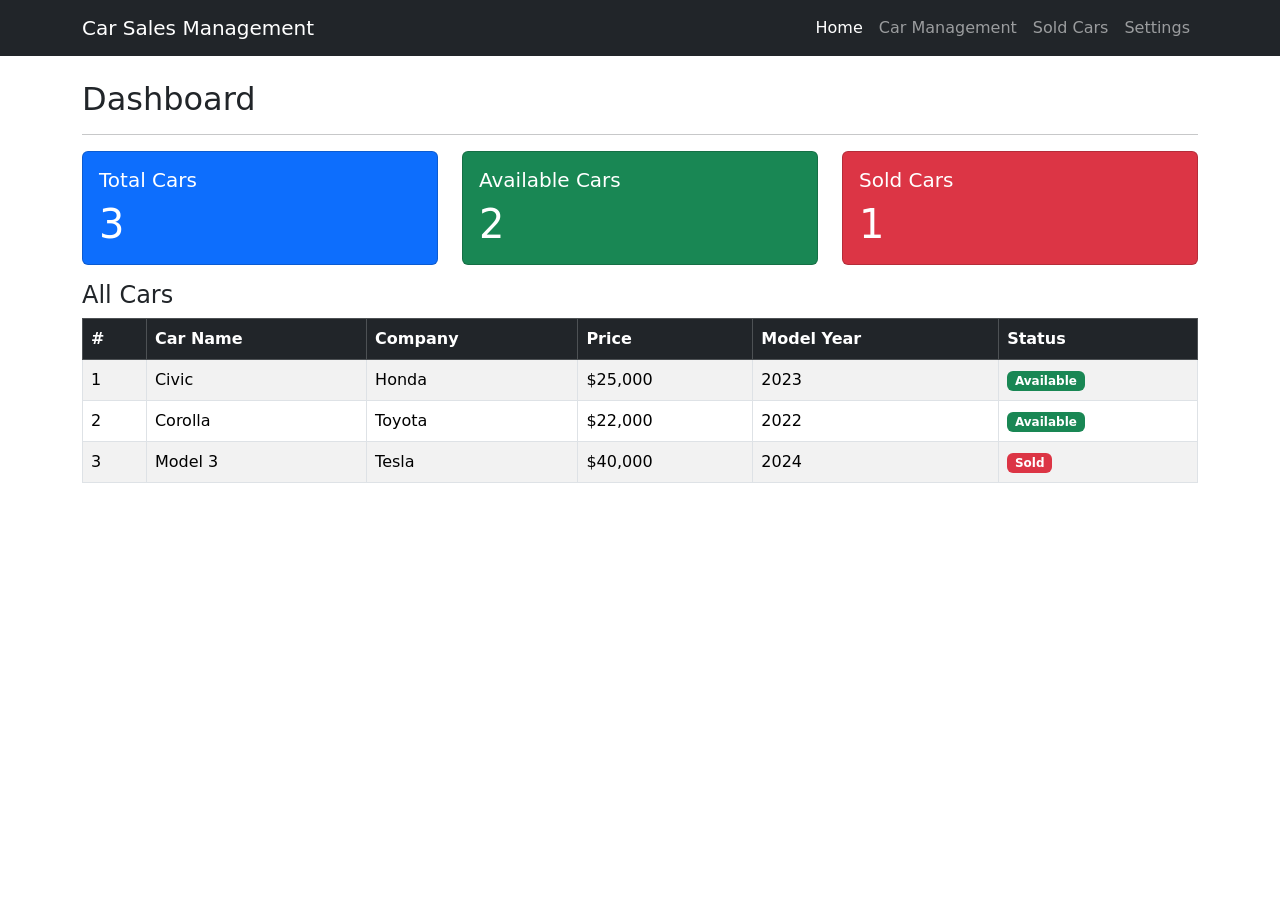
<file: Web Programming/Assignments/Assignment01/index.html>
<!DOCTYPE html>
<html lang="en">
<head>
    <meta charset="UTF-8">
    <meta name="viewport" content="width=device-width, initial-scale=1.0">
    <title>Car Sales Management</title>
    <link href="https://cdn.jsdelivr.net/npm/bootstrap@5.3.0/dist/css/bootstrap.min.css" rel="stylesheet">
    <link rel="stylesheet" href="style.css">
</head>
<body>

    <!-- Navbar -->
    <nav class="navbar navbar-expand-lg navbar-dark bg-dark">
        <div class="container">
            <a class="navbar-brand" href="#">Car Sales Management</a>
            <button class="navbar-toggler" type="button" data-bs-toggle="collapse" data-bs-target="#navbarNav">
                <span class="navbar-toggler-icon"></span>
            </button>
            <div class="collapse navbar-collapse" id="navbarNav">
                <ul class="navbar-nav ms-auto">
                    <li class="nav-item">
                        <a class="nav-link active" href="#" data-page="dashboard">Home</a>
                    </li>
                    <li class="nav-item">
                        <a class="nav-link" href="#" data-page="management">Car Management</a>
                    </li>
                    <li class="nav-item">
                        <a class="nav-link" href="#" data-page="sold">Sold Cars</a>
                    </li>
                    <li class="nav-item">
                        <a class="nav-link" href="#" data-page="settings">Settings</a>
                    </li>
                </ul>
            </div>
        </div>
    </nav>

    <!-- Main Content -->
    <div class="container mt-4">

        <!-- Dashboard Page -->
        <div id="page-dashboard" class="page">
            <h2>Dashboard</h2>
            <hr>
            <div class="row">
                <div class="col-md-4">
                    <div class="card text-white bg-primary mb-3">
                        <div class="card-body">
                            <h5 class="card-title">Total Cars</h5>
                            <p class="card-text display-6" id="total-cars">0</p>
                        </div>
                    </div>
                </div>
                <div class="col-md-4">
                    <div class="card text-white bg-success mb-3">
                        <div class="card-body">
                            <h5 class="card-title">Available Cars</h5>
                            <p class="card-text display-6" id="available-cars">0</p>
                        </div>
                    </div>
                </div>
                <div class="col-md-4">
                    <div class="card text-white bg-danger mb-3">
                        <div class="card-body">
                            <h5 class="card-title">Sold Cars</h5>
                            <p class="card-text display-6" id="sold-cars-count">0</p>
                        </div>
                    </div>
                </div>
            </div>
            <h4>All Cars</h4>
            <table class="table table-bordered table-striped">
                <thead class="table-dark">
                    <tr>
                        <th>#</th>
                        <th>Car Name</th>
                        <th>Company</th>
                        <th>Price</th>
                        <th>Model Year</th>
                        <th>Status</th>
                    </tr>
                </thead>
                <tbody id="dashboard-table-body">
                </tbody>
            </table>
        </div>

        <!-- Car Management Page -->
        <div id="page-management" class="page d-none">
            <h2>Car Management</h2>
            <hr>

            <!-- Add Car Form -->
            <div class="card mb-4">
                <div class="card-header">
                    <h5 id="form-title">Add New Car</h5>
                </div>
                <div class="card-body">
                    <form id="car-form">
                        <input type="hidden" id="car-id">
                        <div class="row">
                            <div class="col-md-6 mb-3">
                                <label for="car-name" class="form-label">Car Name</label>
                                <input type="text" class="form-control" id="car-name" required>
                            </div>
                            <div class="col-md-6 mb-3">
                                <label for="car-company" class="form-label">Company</label>
                                <input type="text" class="form-control" id="car-company" required>
                            </div>
                        </div>
                        <div class="row">
                            <div class="col-md-6 mb-3">
                                <label for="car-price" class="form-label">Price ($)</label>
                                <input type="number" class="form-control" id="car-price" required>
                            </div>
                            <div class="col-md-6 mb-3">
                                <label for="car-year" class="form-label">Model Year</label>
                                <input type="number" class="form-control" id="car-year" required>
                            </div>
                        </div>
                        <button type="submit" class="btn btn-primary" id="form-submit-btn">Add Car</button>
                        <button type="button" class="btn btn-secondary d-none" id="form-cancel-btn">Cancel</button>
                    </form>
                </div>
            </div>

            <!-- Available Cars Table -->
            <h4>Available Cars</h4>
            <table class="table table-bordered table-striped">
                <thead class="table-dark">
                    <tr>
                        <th>#</th>
                        <th>Car Name</th>
                        <th>Company</th>
                        <th>Price</th>
                        <th>Model Year</th>
                        <th>Actions</th>
                    </tr>
                </thead>
                <tbody id="management-table-body">
                </tbody>
            </table>
        </div>

        <!-- Sold Cars Page -->
        <div id="page-sold" class="page d-none">
            <h2>Sold Cars</h2>
            <hr>
            <table class="table table-bordered table-striped">
                <thead class="table-dark">
                    <tr>
                        <th>#</th>
                        <th>Car Name</th>
                        <th>Company</th>
                        <th>Price</th>
                        <th>Model Year</th>
                        <th>Actions</th>
                    </tr>
                </thead>
                <tbody id="sold-table-body">
                </tbody>
            </table>
        </div>

        <!-- Settings Page -->
        <div id="page-settings" class="page d-none">
            <h2>Settings</h2>
            <hr>
            <div class="card">
                <div class="card-body">
                    <h5>Showroom Name</h5>
                    <div class="mb-3">
                        <input type="text" class="form-control" id="showroom-name" placeholder="Enter showroom name">
                    </div>
                    <button class="btn btn-primary" id="save-settings-btn">Save Settings</button>
                    <hr>
                    <h5>Data Management</h5>
                    <button class="btn btn-danger" id="clear-data-btn">Clear All Data</button>
                </div>
            </div>
        </div>

    </div>

    <script src="https://cdn.jsdelivr.net/npm/bootstrap@5.3.0/dist/js/bootstrap.bundle.min.js"></script>
    <script src="script.js"></script>
</body>
</html>
</file>
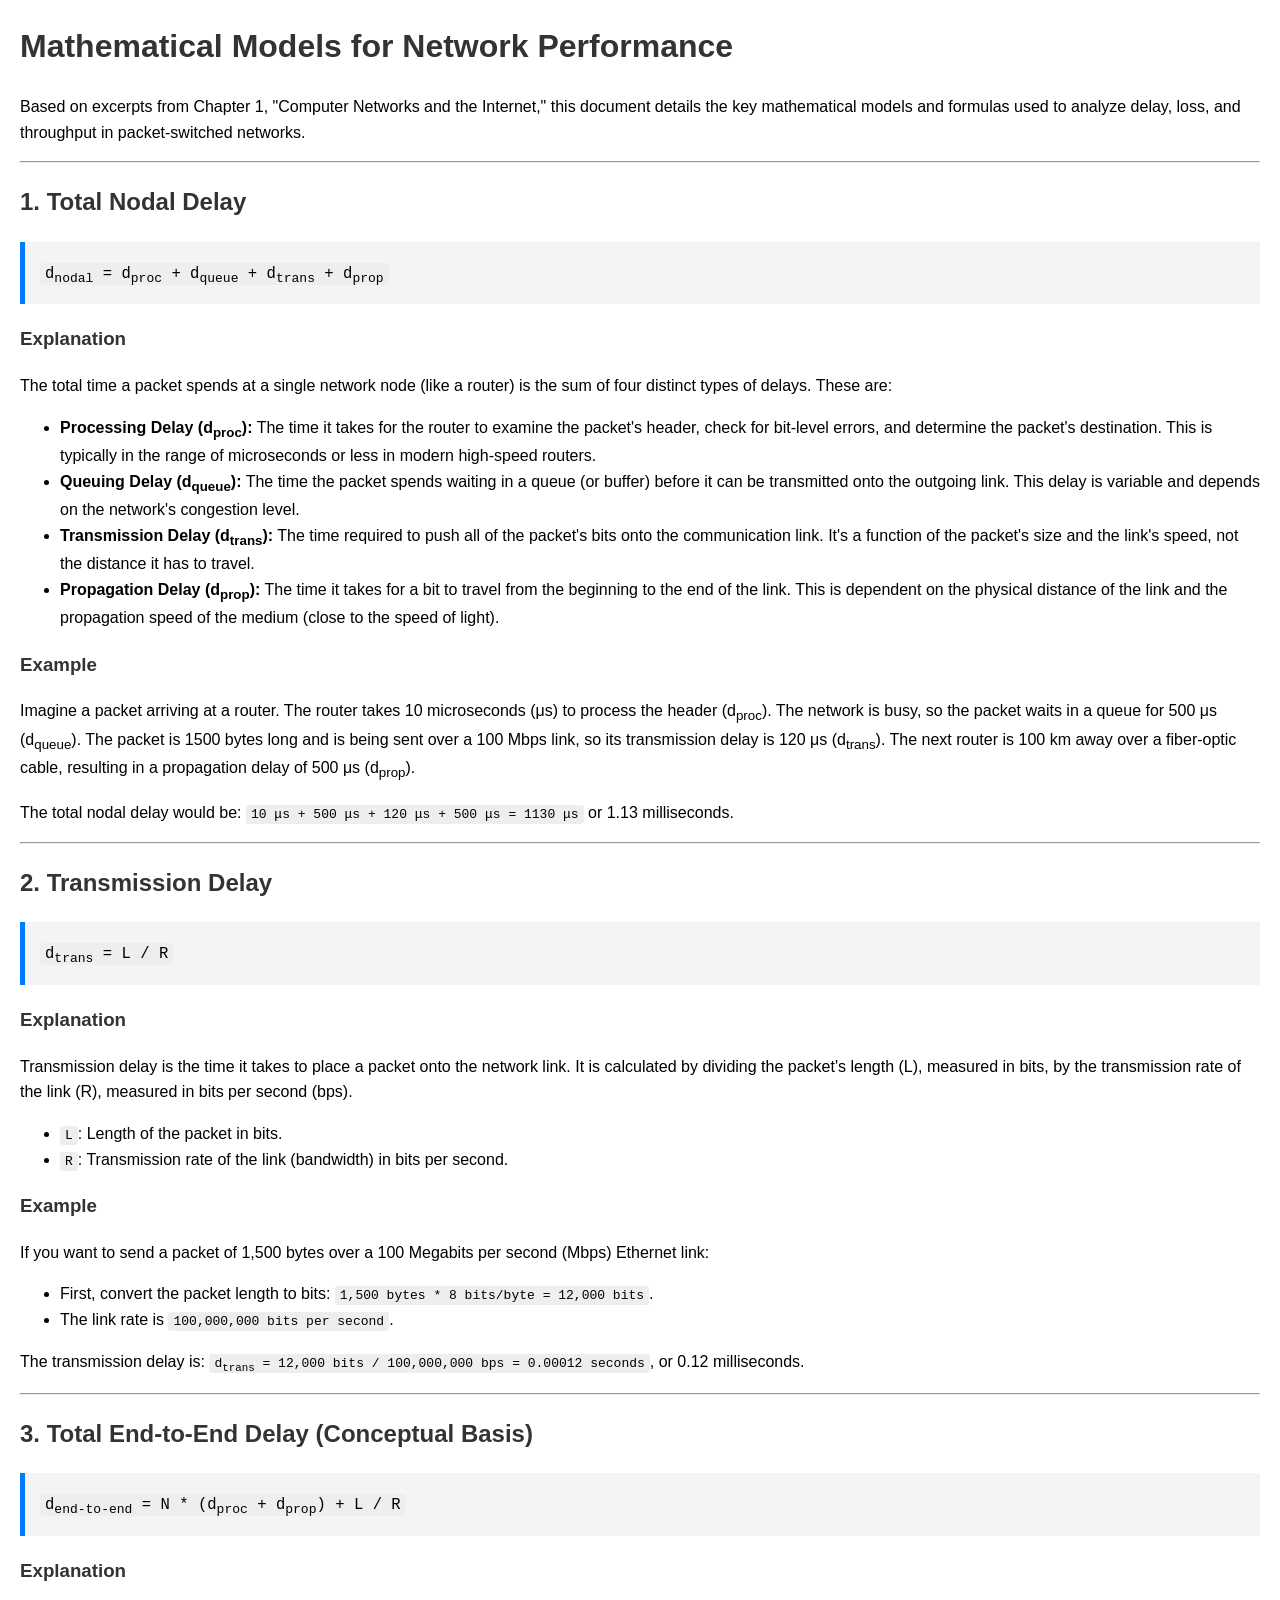
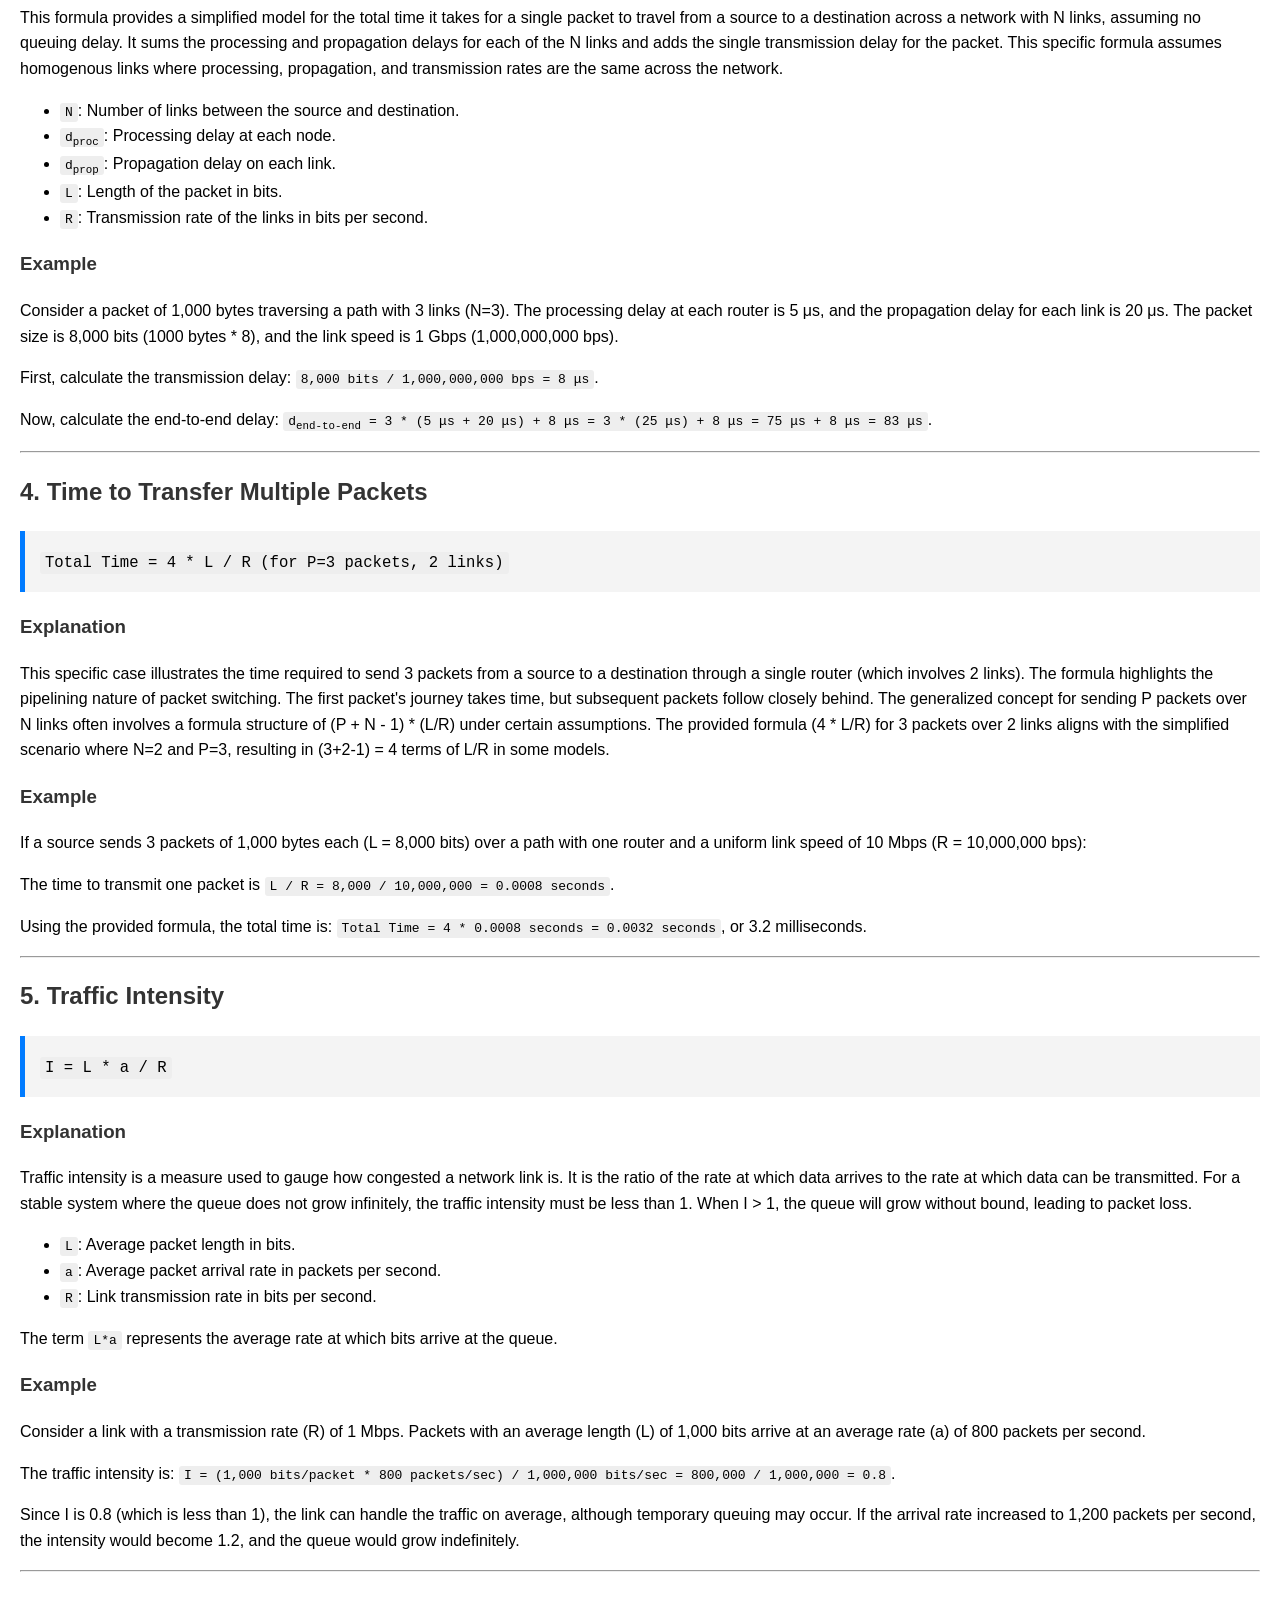
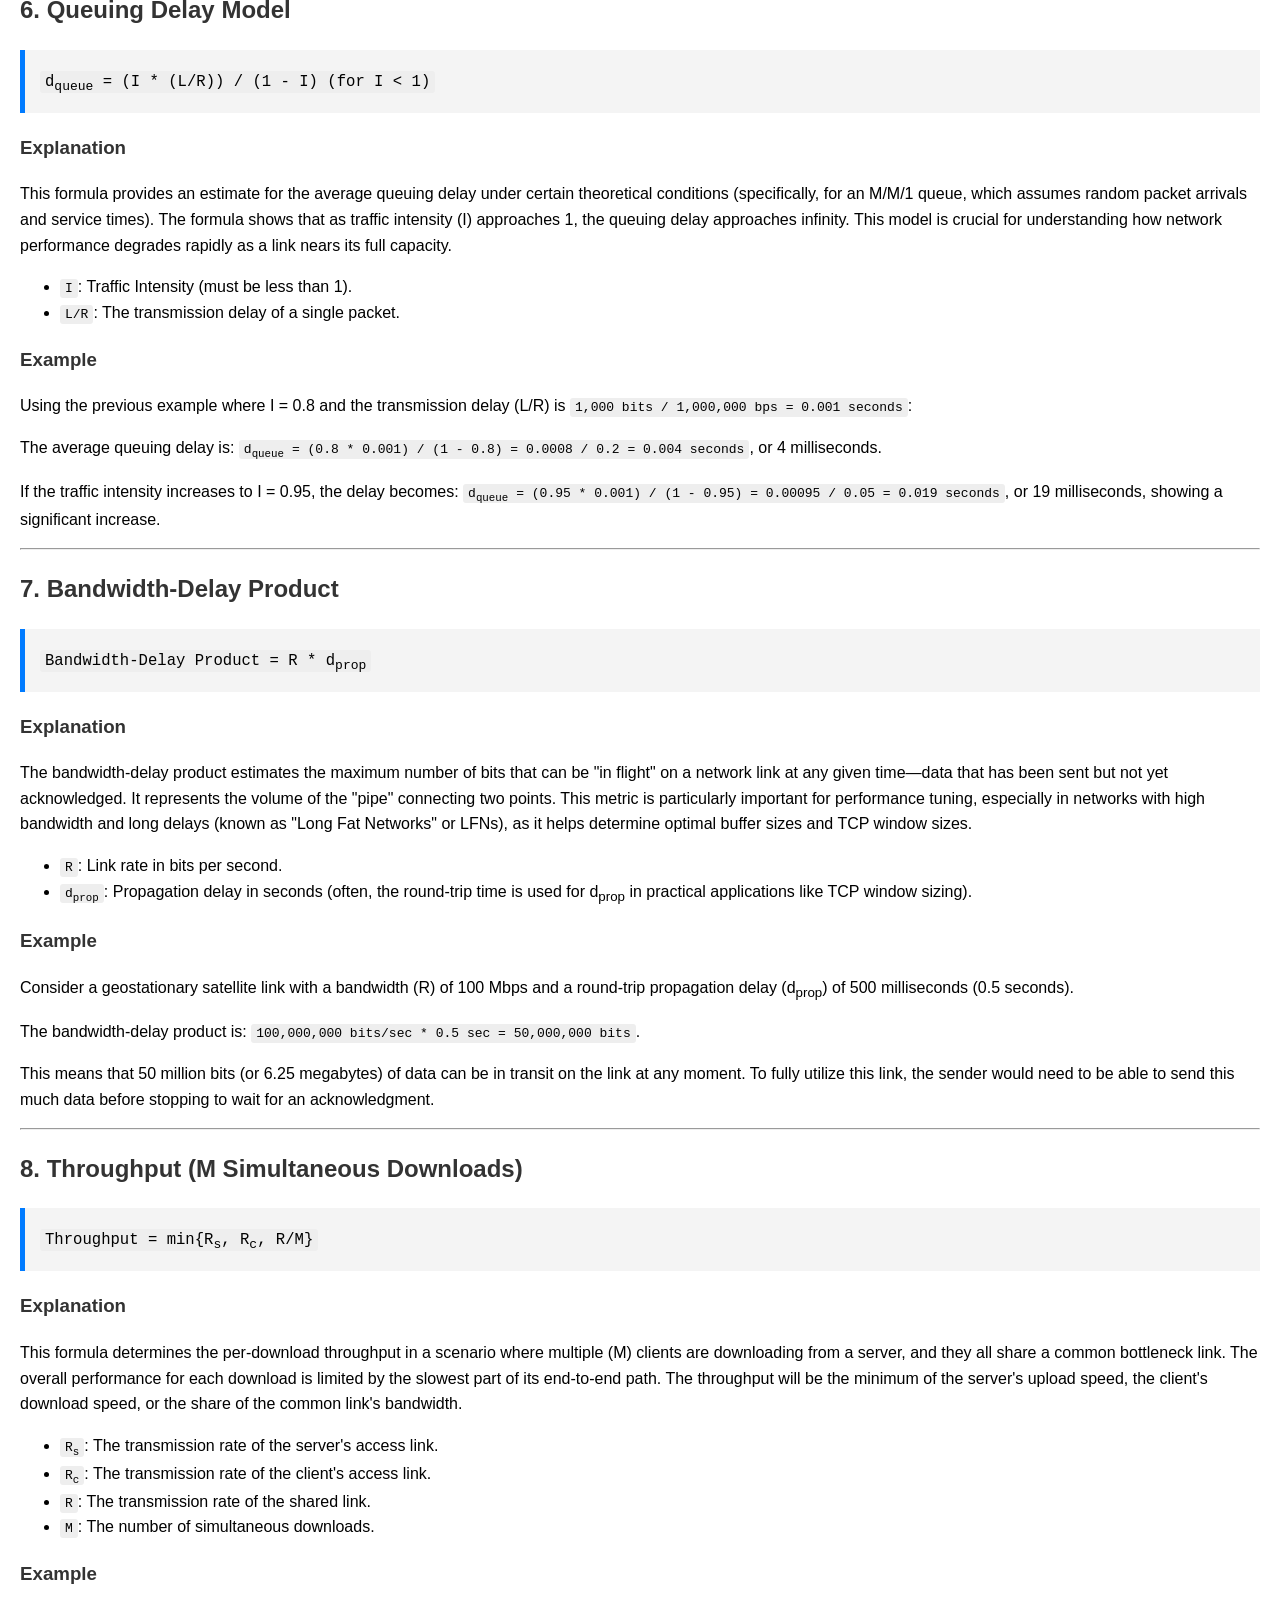
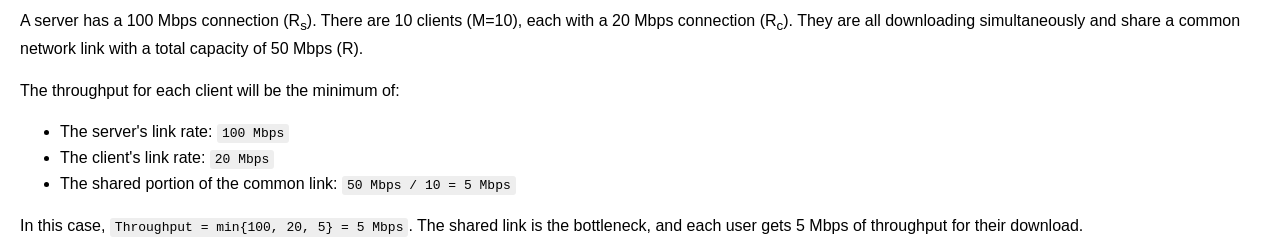
<file: Computer Networks (Theory)/Notes/Chp01 Formulas.html>
<!DOCTYPE html>
<html lang="en">
<head>
    <meta charset="UTF-8">
    <meta name="viewport" content="width=device-width, initial-scale=1.0">
    <title>Network Performance Formulas</title>
    <style>
        body { font-family: sans-serif; line-height: 1.6; margin: 20px; }
        h1, h2, h3 { color: #333; }
        .formula { background-color: #f4f4f4; border-left: 5px solid #007BFF; padding: 15px; margin: 20px 0; font-size: 1.2em; }
        .explanation, .example { margin-top: 15px; }
        code { background-color: #eee; padding: 2px 5px; border-radius: 3px; }
    </style>
</head>
<body>

    <h1>Mathematical Models for Network Performance</h1>
    <p>Based on excerpts from Chapter 1, "Computer Networks and the Internet," this document details the key mathematical models and formulas used to analyze delay, loss, and throughput in packet-switched networks.</p>

    <hr>

    <h2>1. Total Nodal Delay</h2>
    <div class="formula">
        <code>d<sub>nodal</sub> = d<sub>proc</sub> + d<sub>queue</sub> + d<sub>trans</sub> + d<sub>prop</sub></code>
    </div>
    <div class="explanation">
        <h3>Explanation</h3>
        <p>The total time a packet spends at a single network node (like a router) is the sum of four distinct types of delays. These are:</p>
        <ul>
            <li><strong>Processing Delay (d<sub>proc</sub>):</strong> The time it takes for the router to examine the packet's header, check for bit-level errors, and determine the packet's destination. This is typically in the range of microseconds or less in modern high-speed routers.</li>
            <li><strong>Queuing Delay (d<sub>queue</sub>):</strong> The time the packet spends waiting in a queue (or buffer) before it can be transmitted onto the outgoing link. This delay is variable and depends on the network's congestion level.</li>
            <li><strong>Transmission Delay (d<sub>trans</sub>):</strong> The time required to push all of the packet's bits onto the communication link. It's a function of the packet's size and the link's speed, not the distance it has to travel.</li>
            <li><strong>Propagation Delay (d<sub>prop</sub>):</strong> The time it takes for a bit to travel from the beginning to the end of the link. This is dependent on the physical distance of the link and the propagation speed of the medium (close to the speed of light).</li>
        </ul>
    </div>
    <div class="example">
        <h3>Example</h3>
        <p>Imagine a packet arriving at a router. The router takes 10 microseconds (μs) to process the header (d<sub>proc</sub>). The network is busy, so the packet waits in a queue for 500 μs (d<sub>queue</sub>). The packet is 1500 bytes long and is being sent over a 100 Mbps link, so its transmission delay is 120 μs (d<sub>trans</sub>). The next router is 100 km away over a fiber-optic cable, resulting in a propagation delay of 500 μs (d<sub>prop</sub>).</p>
        <p>The total nodal delay would be: <code>10 μs + 500 μs + 120 μs + 500 μs = 1130 μs</code> or 1.13 milliseconds.</p>
    </div>

    <hr>

    <h2>2. Transmission Delay</h2>
    <div class="formula">
        <code>d<sub>trans</sub> = L / R</code>
    </div>
    <div class="explanation">
        <h3>Explanation</h3>
        <p>Transmission delay is the time it takes to place a packet onto the network link. It is calculated by dividing the packet's length (L), measured in bits, by the transmission rate of the link (R), measured in bits per second (bps).</p>
        <ul>
            <li><code>L</code>: Length of the packet in bits.</li>
            <li><code>R</code>: Transmission rate of the link (bandwidth) in bits per second.</li>
        </ul>
    </div>
    <div class="example">
        <h3>Example</h3>
        <p>If you want to send a packet of 1,500 bytes over a 100 Megabits per second (Mbps) Ethernet link:</p>
        <ul>
            <li>First, convert the packet length to bits: <code>1,500 bytes * 8 bits/byte = 12,000 bits</code>.</li>
            <li>The link rate is <code>100,000,000 bits per second</code>.</li>
        </ul>
        <p>The transmission delay is: <code>d<sub>trans</sub> = 12,000 bits / 100,000,000 bps = 0.00012 seconds</code>, or 0.12 milliseconds.</p>
    </div>

    <hr>

    <h2>3. Total End-to-End Delay (Conceptual Basis)</h2>
    <div class="formula">
        <code>d<sub>end-to-end</sub> = N * (d<sub>proc</sub> + d<sub>prop</sub>) + L / R</code>
    </div>
    <div class="explanation">
        <h3>Explanation</h3>
        <p>This formula provides a simplified model for the total time it takes for a single packet to travel from a source to a destination across a network with N links, assuming no queuing delay. It sums the processing and propagation delays for each of the N links and adds the single transmission delay for the packet. This specific formula assumes homogenous links where processing, propagation, and transmission rates are the same across the network.</p>
        <ul>
            <li><code>N</code>: Number of links between the source and destination.</li>
            <li><code>d<sub>proc</sub></code>: Processing delay at each node.</li>
            <li><code>d<sub>prop</sub></code>: Propagation delay on each link.</li>
            <li><code>L</code>: Length of the packet in bits.</li>
            <li><code>R</code>: Transmission rate of the links in bits per second.</li>
        </ul>
    </div>
    <div class="example">
        <h3>Example</h3>
        <p>Consider a packet of 1,000 bytes traversing a path with 3 links (N=3). The processing delay at each router is 5 μs, and the propagation delay for each link is 20 μs. The packet size is 8,000 bits (1000 bytes * 8), and the link speed is 1 Gbps (1,000,000,000 bps).</p>
        <p>First, calculate the transmission delay: <code>8,000 bits / 1,000,000,000 bps = 8 μs</code>.</p>
        <p>Now, calculate the end-to-end delay: <code>d<sub>end-to-end</sub> = 3 * (5 μs + 20 μs) + 8 μs = 3 * (25 μs) + 8 μs = 75 μs + 8 μs = 83 μs</code>.</p>
    </div>

    <hr>

    <h2>4. Time to Transfer Multiple Packets</h2>
    <div class="formula">
        <code>Total Time = 4 * L / R  (for P=3 packets, 2 links)</code>
    </div>
    <div class="explanation">
        <h3>Explanation</h3>
        <p>This specific case illustrates the time required to send 3 packets from a source to a destination through a single router (which involves 2 links). The formula highlights the pipelining nature of packet switching. The first packet's journey takes time, but subsequent packets follow closely behind. The generalized concept for sending P packets over N links often involves a formula structure of (P + N - 1) * (L/R) under certain assumptions. The provided formula (4 * L/R) for 3 packets over 2 links aligns with the simplified scenario where N=2 and P=3, resulting in (3+2-1) = 4 terms of L/R in some models.</p>
    </div>
    <div class="example">
        <h3>Example</h3>
        <p>If a source sends 3 packets of 1,000 bytes each (L = 8,000 bits) over a path with one router and a uniform link speed of 10 Mbps (R = 10,000,000 bps):</p>
        <p>The time to transmit one packet is <code>L / R = 8,000 / 10,000,000 = 0.0008 seconds</code>.</p>
        <p>Using the provided formula, the total time is: <code>Total Time = 4 * 0.0008 seconds = 0.0032 seconds</code>, or 3.2 milliseconds.</p>
    </div>

    <hr>
    
    <h2>5. Traffic Intensity</h2>
    <div class="formula">
        <code>I = L * a / R</code>
    </div>
    <div class="explanation">
        <h3>Explanation</h3>
        <p>Traffic intensity is a measure used to gauge how congested a network link is. It is the ratio of the rate at which data arrives to the rate at which data can be transmitted. For a stable system where the queue does not grow infinitely, the traffic intensity must be less than 1. When I > 1, the queue will grow without bound, leading to packet loss.</p>
        <ul>
            <li><code>L</code>: Average packet length in bits.</li>
            <li><code>a</code>: Average packet arrival rate in packets per second.</li>
            <li><code>R</code>: Link transmission rate in bits per second.</li>
        </ul>
        <p>The term <code>L*a</code> represents the average rate at which bits arrive at the queue.</p>
    </div>
    <div class="example">
        <h3>Example</h3>
        <p>Consider a link with a transmission rate (R) of 1 Mbps. Packets with an average length (L) of 1,000 bits arrive at an average rate (a) of 800 packets per second.</p>
        <p>The traffic intensity is: <code>I = (1,000 bits/packet * 800 packets/sec) / 1,000,000 bits/sec = 800,000 / 1,000,000 = 0.8</code>.</p>
        <p>Since I is 0.8 (which is less than 1), the link can handle the traffic on average, although temporary queuing may occur. If the arrival rate increased to 1,200 packets per second, the intensity would become 1.2, and the queue would grow indefinitely.</p>
    </div>

    <hr>

    <h2>6. Queuing Delay Model</h2>
    <div class="formula">
        <code>d<sub>queue</sub> = (I * (L/R)) / (1 - I)  (for I < 1)</code>
    </div>
    <div class="explanation">
        <h3>Explanation</h3>
        <p>This formula provides an estimate for the average queuing delay under certain theoretical conditions (specifically, for an M/M/1 queue, which assumes random packet arrivals and service times). The formula shows that as traffic intensity (I) approaches 1, the queuing delay approaches infinity. This model is crucial for understanding how network performance degrades rapidly as a link nears its full capacity.</p>
        <ul>
            <li><code>I</code>: Traffic Intensity (must be less than 1).</li>
            <li><code>L/R</code>: The transmission delay of a single packet.</li>
        </ul>
    </div>
    <div class="example">
        <h3>Example</h3>
        <p>Using the previous example where I = 0.8 and the transmission delay (L/R) is <code>1,000 bits / 1,000,000 bps = 0.001 seconds</code>:</p>
        <p>The average queuing delay is: <code>d<sub>queue</sub> = (0.8 * 0.001) / (1 - 0.8) = 0.0008 / 0.2 = 0.004 seconds</code>, or 4 milliseconds.</p>
        <p>If the traffic intensity increases to I = 0.95, the delay becomes: <code>d<sub>queue</sub> = (0.95 * 0.001) / (1 - 0.95) = 0.00095 / 0.05 = 0.019 seconds</code>, or 19 milliseconds, showing a significant increase.</p>
    </div>

    <hr>

    <h2>7. Bandwidth-Delay Product</h2>
    <div class="formula">
        <code>Bandwidth-Delay Product = R * d<sub>prop</sub></code>
    </div>
    <div class="explanation">
        <h3>Explanation</h3>
        <p>The bandwidth-delay product estimates the maximum number of bits that can be "in flight" on a network link at any given time—data that has been sent but not yet acknowledged. It represents the volume of the "pipe" connecting two points. This metric is particularly important for performance tuning, especially in networks with high bandwidth and long delays (known as "Long Fat Networks" or LFNs), as it helps determine optimal buffer sizes and TCP window sizes.</p>
        <ul>
            <li><code>R</code>: Link rate in bits per second.</li>
            <li><code>d<sub>prop</sub></code>: Propagation delay in seconds (often, the round-trip time is used for d<sub>prop</sub> in practical applications like TCP window sizing).</li>
        </ul>
    </div>
    <div class="example">
        <h3>Example</h3>
        <p>Consider a geostationary satellite link with a bandwidth (R) of 100 Mbps and a round-trip propagation delay (d<sub>prop</sub>) of 500 milliseconds (0.5 seconds).</p>
        <p>The bandwidth-delay product is: <code>100,000,000 bits/sec * 0.5 sec = 50,000,000 bits</code>.</p>
        <p>This means that 50 million bits (or 6.25 megabytes) of data can be in transit on the link at any moment. To fully utilize this link, the sender would need to be able to send this much data before stopping to wait for an acknowledgment.</p>
    </div>

    <hr>

    <h2>8. Throughput (M Simultaneous Downloads)</h2>
    <div class="formula">
        <code>Throughput = min{R<sub>s</sub>, R<sub>c</sub>, R/M}</code>
    </div>
    <div class="explanation">
        <h3>Explanation</h3>
        <p>This formula determines the per-download throughput in a scenario where multiple (M) clients are downloading from a server, and they all share a common bottleneck link. The overall performance for each download is limited by the slowest part of its end-to-end path. The throughput will be the minimum of the server's upload speed, the client's download speed, or the share of the common link's bandwidth.</p>
        <ul>
            <li><code>R<sub>s</sub></code>: The transmission rate of the server's access link.</li>
            <li><code>R<sub>c</sub></code>: The transmission rate of the client's access link.</li>
            <li><code>R</code>: The transmission rate of the shared link.</li>
            <li><code>M</code>: The number of simultaneous downloads.</li>
        </ul>
    </div>
    <div class="example">
        <h3>Example</h3>
        <p>A server has a 100 Mbps connection (R<sub>s</sub>). There are 10 clients (M=10), each with a 20 Mbps connection (R<sub>c</sub>). They are all downloading simultaneously and share a common network link with a total capacity of 50 Mbps (R).</p>
        <p>The throughput for each client will be the minimum of:</p>
        <ul>
            <li>The server's link rate: <code>100 Mbps</code></li>
            <li>The client's link rate: <code>20 Mbps</code></li>
            <li>The shared portion of the common link: <code>50 Mbps / 10 = 5 Mbps</code></li>
        </ul>
        <p>In this case, <code>Throughput = min{100, 20, 5} = 5 Mbps</code>. The shared link is the bottleneck, and each user gets 5 Mbps of throughput for their download.</p>
    </div>

</body>
</html>
</file>
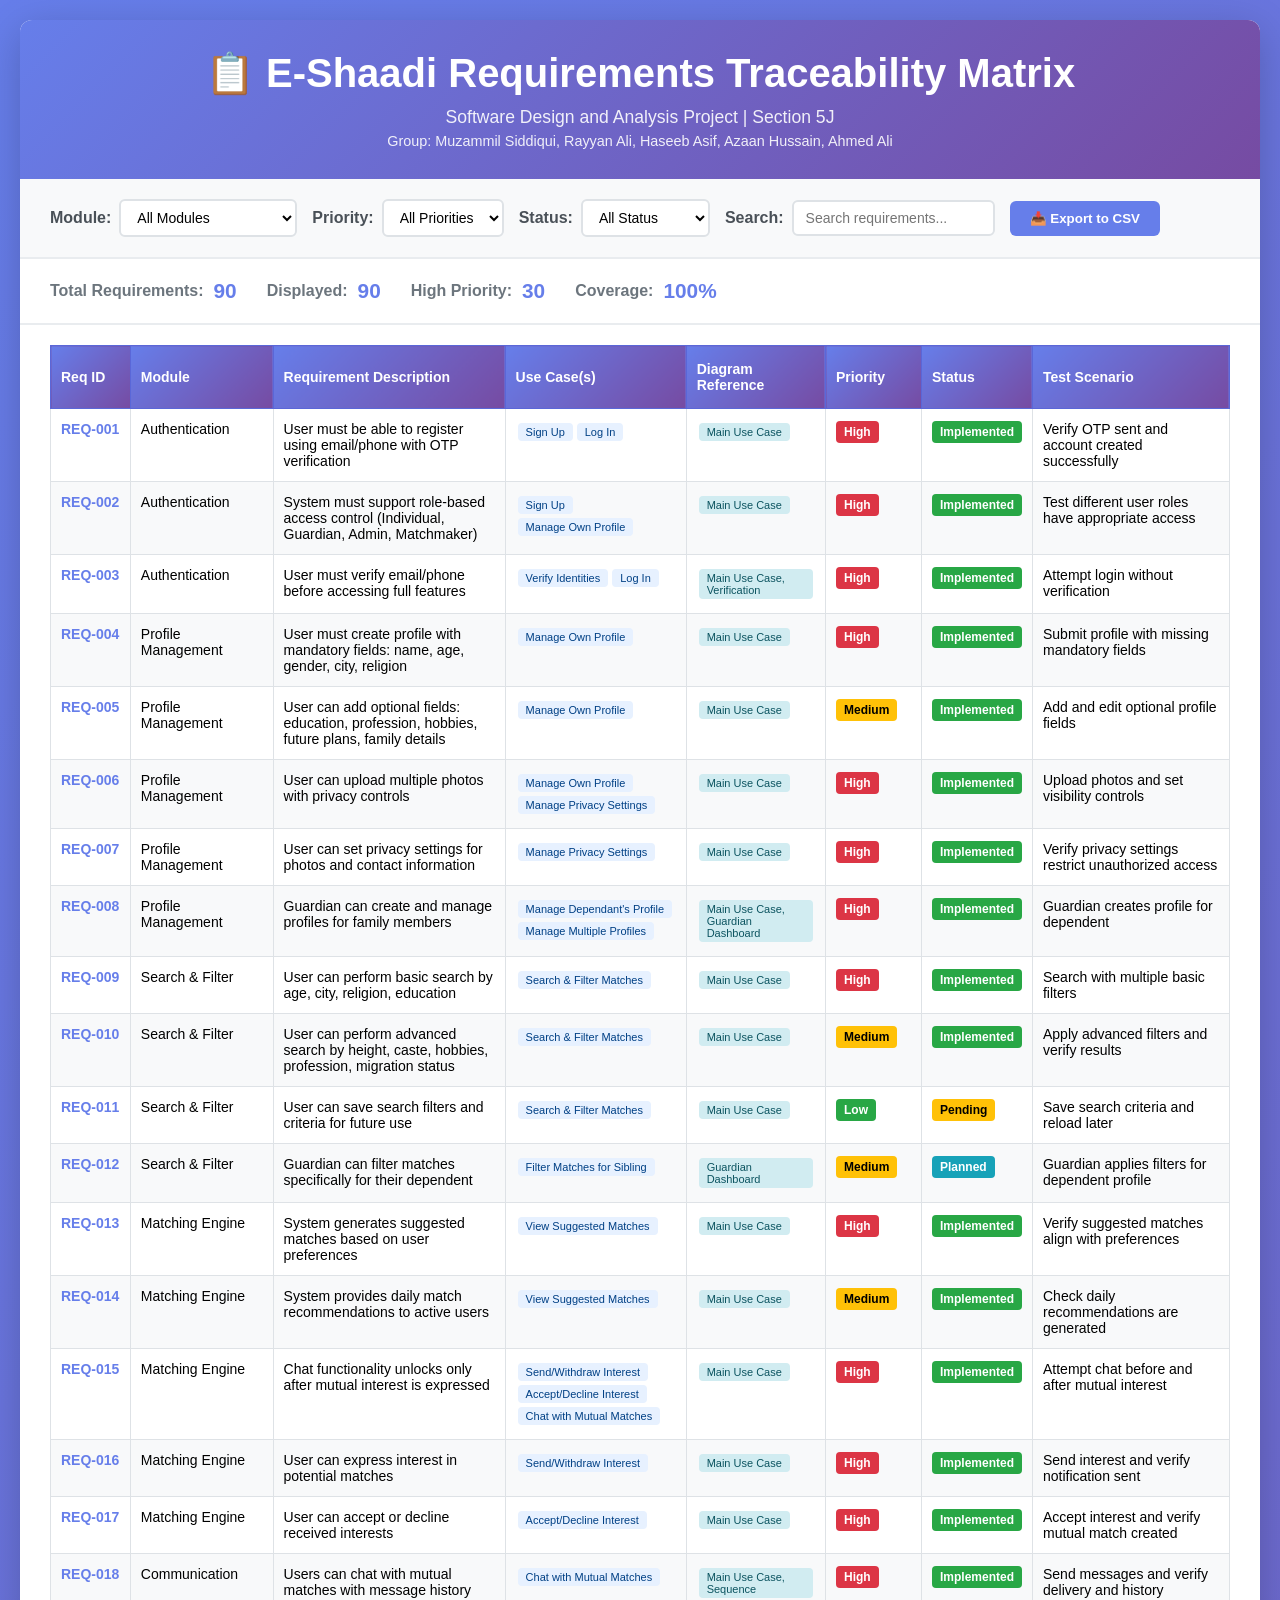
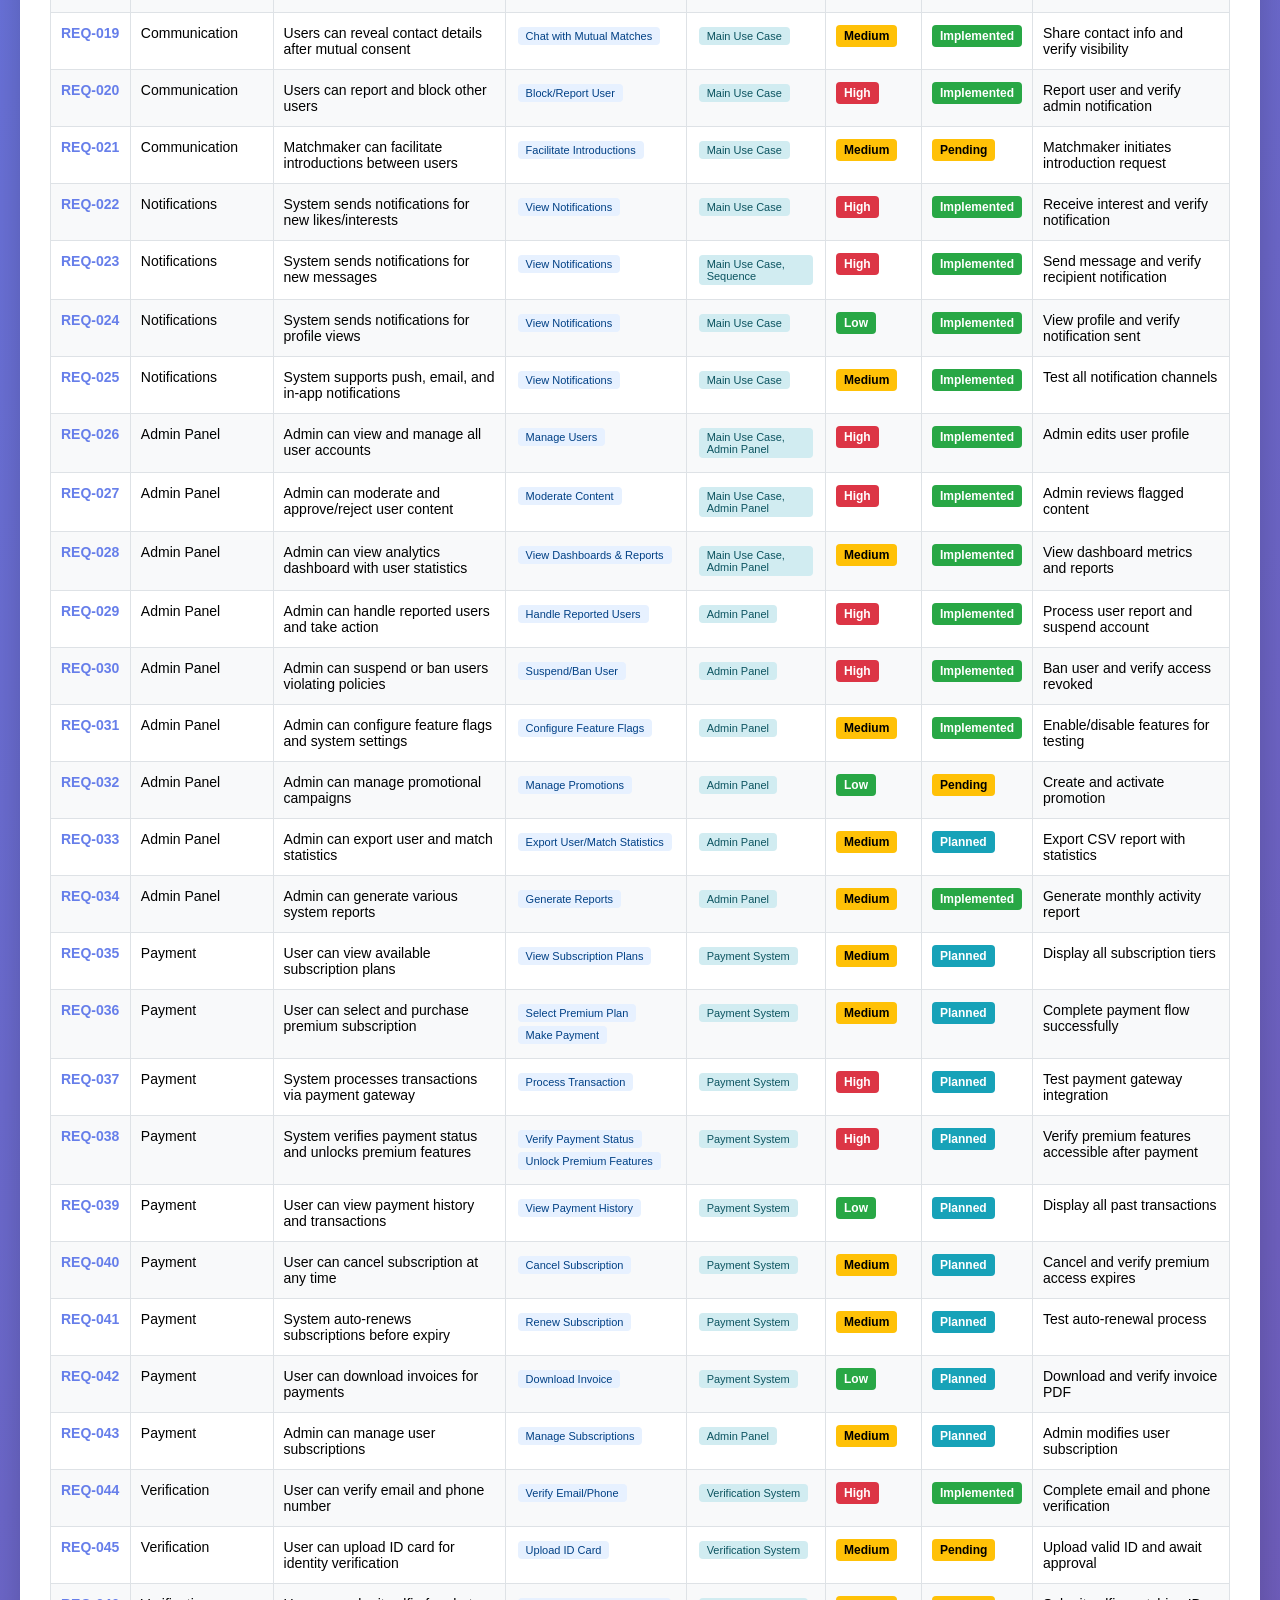
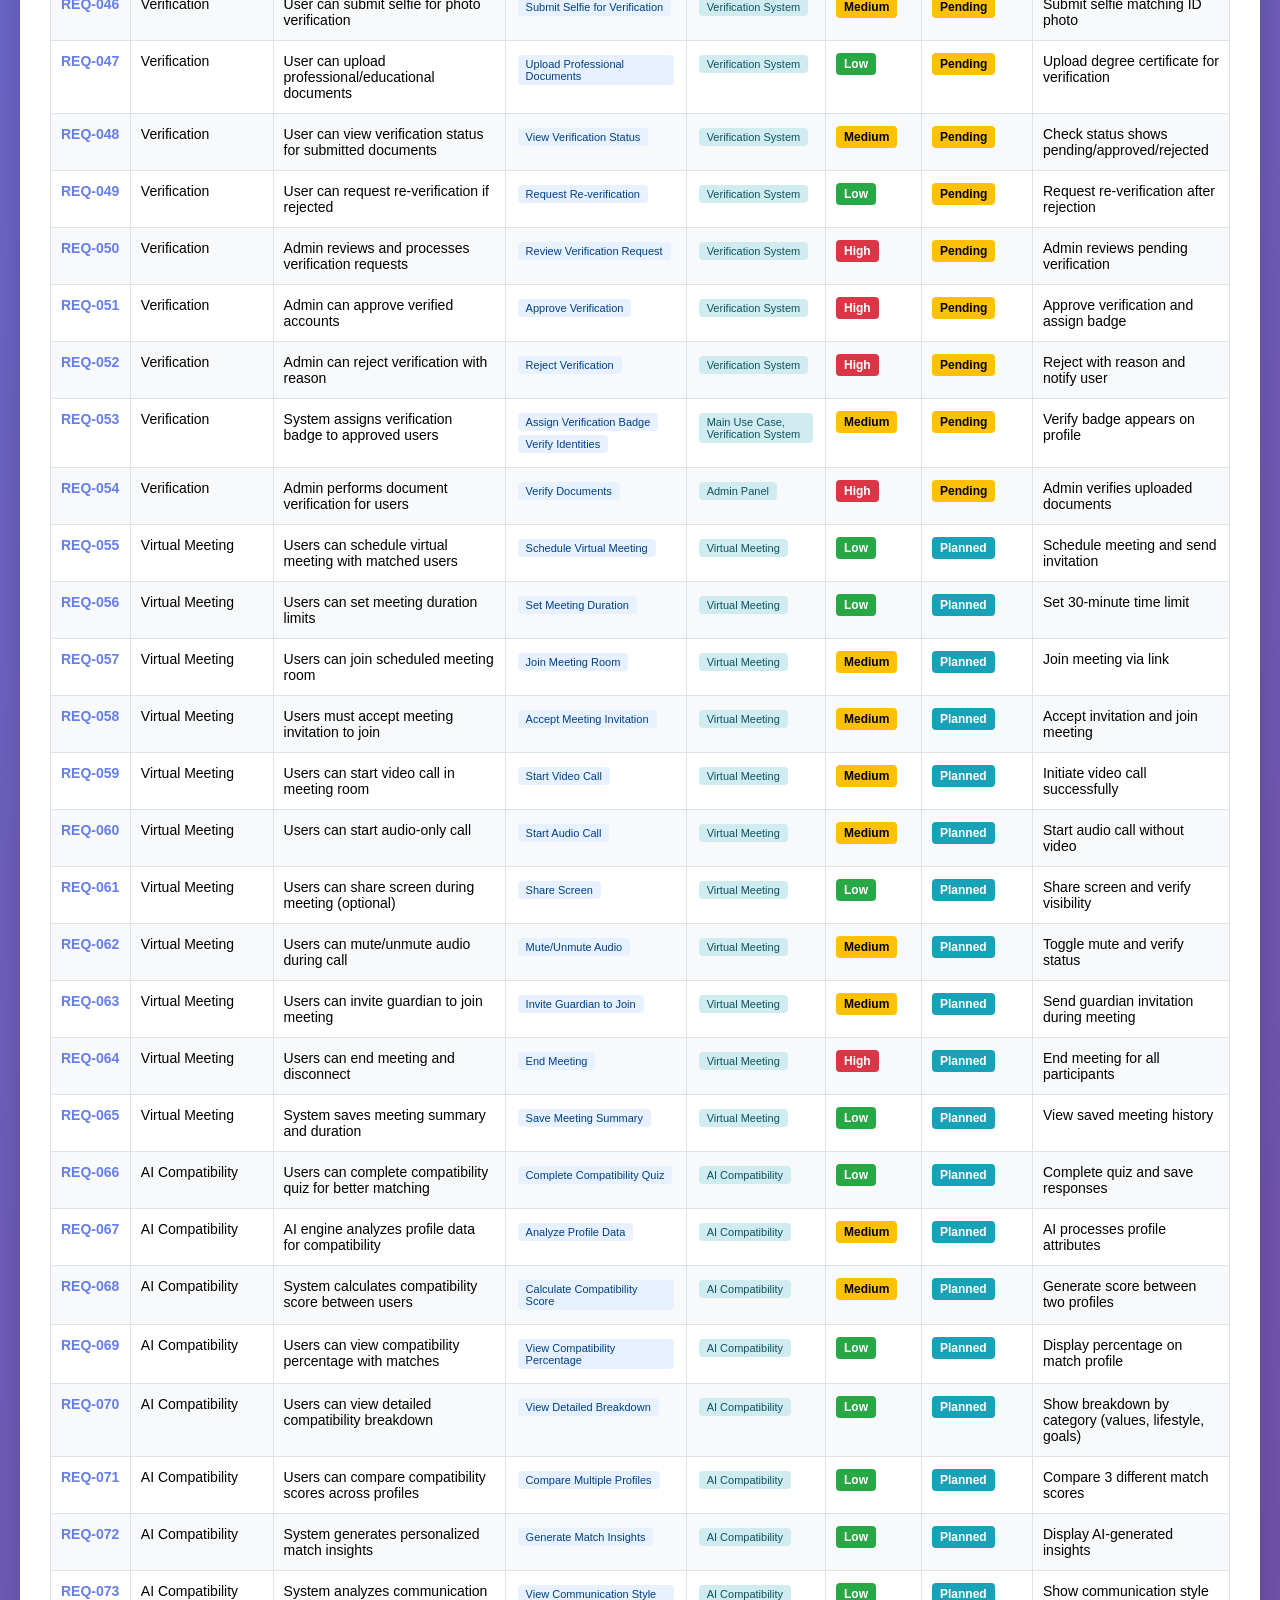
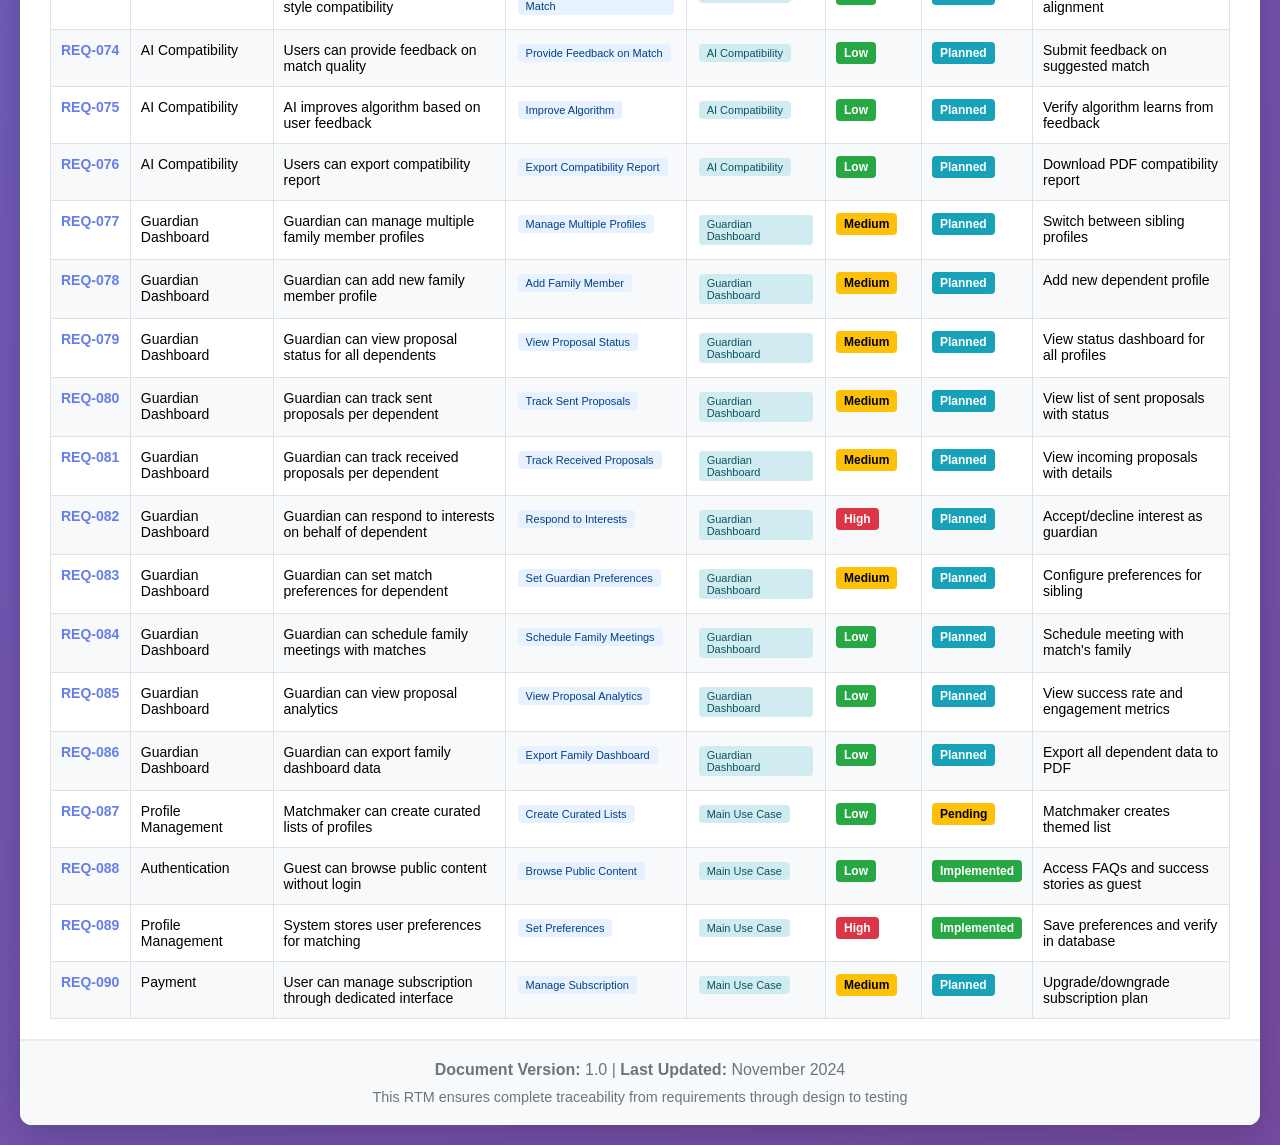
<file: Software Design & Analysis/Project/E-Shaadi/eshaadi_rtm.html>
<!DOCTYPE html>
<html lang="en">
<head>
    <meta charset="UTF-8">
    <meta name="viewport" content="width=device-width, initial-scale=1.0">
    <title>E-Shaadi RTM</title>
    <style>
        * {
            margin: 0;
            padding: 0;
            box-sizing: border-box;
        }
        
        body {
            font-family: 'Segoe UI', Tahoma, Geneva, Verdana, sans-serif;
            background: linear-gradient(135deg, #667eea 0%, #764ba2 100%);
            padding: 20px;
            min-height: 100vh;
        }
        
        .container {
            max-width: 1400px;
            margin: 0 auto;
            background: white;
            border-radius: 12px;
            box-shadow: 0 10px 40px rgba(0,0,0,0.2);
            overflow: hidden;
        }
        
        .header {
            background: linear-gradient(135deg, #667eea 0%, #764ba2 100%);
            color: white;
            padding: 30px;
            text-align: center;
        }
        
        .header h1 {
            font-size: 2.5em;
            margin-bottom: 10px;
        }
        
        .header p {
            font-size: 1.1em;
            opacity: 0.9;
        }
        
        .filters {
            padding: 20px 30px;
            background: #f8f9fa;
            border-bottom: 2px solid #e9ecef;
            display: flex;
            gap: 15px;
            flex-wrap: wrap;
            align-items: center;
        }
        
        .filter-group {
            display: flex;
            align-items: center;
            gap: 8px;
        }
        
        .filter-group label {
            font-weight: 600;
            color: #495057;
        }
        
        .filter-group select, .filter-group input {
            padding: 8px 12px;
            border: 2px solid #dee2e6;
            border-radius: 6px;
            font-size: 14px;
            background: white;
            cursor: pointer;
            transition: all 0.3s;
        }
        
        .filter-group select:hover, .filter-group input:hover {
            border-color: #667eea;
        }
        
        .filter-group select:focus, .filter-group input:focus {
            outline: none;
            border-color: #667eea;
            box-shadow: 0 0 0 3px rgba(102, 126, 234, 0.1);
        }
        
        .stats {
            padding: 20px 30px;
            background: #fff;
            border-bottom: 2px solid #e9ecef;
            display: flex;
            gap: 30px;
            flex-wrap: wrap;
        }
        
        .stat-item {
            display: flex;
            align-items: center;
            gap: 10px;
        }
        
        .stat-label {
            font-weight: 600;
            color: #6c757d;
        }
        
        .stat-value {
            font-size: 1.3em;
            font-weight: bold;
            color: #667eea;
        }
        
        .table-container {
            overflow-x: auto;
            padding: 20px 30px;
        }
        
        table {
            width: 100%;
            border-collapse: collapse;
            font-size: 14px;
        }
        
        th {
            background: linear-gradient(135deg, #667eea 0%, #764ba2 100%);
            color: white;
            padding: 15px 10px;
            text-align: left;
            font-weight: 600;
            position: sticky;
            top: 0;
            z-index: 10;
            border: 1px solid #5a67d8;
        }
        
        td {
            padding: 12px 10px;
            border: 1px solid #dee2e6;
            vertical-align: top;
        }
        
        tr:nth-child(even) {
            background-color: #f8f9fa;
        }
        
        tr:hover {
            background-color: #e7f1ff;
            transition: background-color 0.2s;
        }
        
        .req-id {
            font-weight: bold;
            color: #667eea;
            white-space: nowrap;
        }
        
        .priority-high {
            background-color: #dc3545;
            color: white;
            padding: 4px 8px;
            border-radius: 4px;
            font-size: 12px;
            font-weight: 600;
            display: inline-block;
        }
        
        .priority-medium {
            background-color: #ffc107;
            color: #000;
            padding: 4px 8px;
            border-radius: 4px;
            font-size: 12px;
            font-weight: 600;
            display: inline-block;
        }
        
        .priority-low {
            background-color: #28a745;
            color: white;
            padding: 4px 8px;
            border-radius: 4px;
            font-size: 12px;
            font-weight: 600;
            display: inline-block;
        }
        
        .status-implemented {
            background-color: #28a745;
            color: white;
            padding: 4px 8px;
            border-radius: 4px;
            font-size: 12px;
            font-weight: 600;
            display: inline-block;
        }
        
        .status-pending {
            background-color: #ffc107;
            color: #000;
            padding: 4px 8px;
            border-radius: 4px;
            font-size: 12px;
            font-weight: 600;
            display: inline-block;
        }
        
        .status-planned {
            background-color: #17a2b8;
            color: white;
            padding: 4px 8px;
            border-radius: 4px;
            font-size: 12px;
            font-weight: 600;
            display: inline-block;
        }
        
        .use-case-tag {
            background-color: #e7f1ff;
            color: #004085;
            padding: 3px 8px;
            border-radius: 4px;
            font-size: 11px;
            display: inline-block;
            margin: 2px;
        }
        
        .diagram-ref {
            background-color: #d1ecf1;
            color: #0c5460;
            padding: 3px 8px;
            border-radius: 4px;
            font-size: 11px;
            display: inline-block;
            margin: 2px;
        }
        
        .hidden {
            display: none;
        }
        
        .export-btn {
            background: #667eea;
            color: white;
            border: none;
            padding: 10px 20px;
            border-radius: 6px;
            cursor: pointer;
            font-weight: 600;
            transition: all 0.3s;
        }
        
        .export-btn:hover {
            background: #5568d3;
            transform: translateY(-2px);
            box-shadow: 0 4px 8px rgba(0,0,0,0.2);
        }
        
        .footer {
            padding: 20px 30px;
            background: #f8f9fa;
            border-top: 2px solid #e9ecef;
            text-align: center;
            color: #6c757d;
        }
    </style>
</head>
<body>
    <div class="container">
        <div class="header">
            <h1>📋 E-Shaadi Requirements Traceability Matrix</h1>
            <p>Software Design and Analysis Project | Section 5J</p>
            <p style="font-size: 0.9em; margin-top: 5px;">Group: Muzammil Siddiqui, Rayyan Ali, Haseeb Asif, Azaan Hussain, Ahmed Ali</p>
        </div>
        
        <div class="filters">
            <div class="filter-group">
                <label for="moduleFilter">Module:</label>
                <select id="moduleFilter">
                    <option value="all">All Modules</option>
                    <option value="Authentication">Authentication</option>
                    <option value="Profile Management">Profile Management</option>
                    <option value="Search & Filter">Search & Filter</option>
                    <option value="Matching Engine">Matching Engine</option>
                    <option value="Communication">Communication</option>
                    <option value="Notifications">Notifications</option>
                    <option value="Admin Panel">Admin Panel</option>
                    <option value="Payment">Payment</option>
                    <option value="Verification">Verification</option>
                    <option value="Virtual Meeting">Virtual Meeting</option>
                    <option value="AI Compatibility">AI Compatibility</option>
                    <option value="Guardian Dashboard">Guardian Dashboard</option>
                </select>
            </div>
            
            <div class="filter-group">
                <label for="priorityFilter">Priority:</label>
                <select id="priorityFilter">
                    <option value="all">All Priorities</option>
                    <option value="High">High</option>
                    <option value="Medium">Medium</option>
                    <option value="Low">Low</option>
                </select>
            </div>
            
            <div class="filter-group">
                <label for="statusFilter">Status:</label>
                <select id="statusFilter">
                    <option value="all">All Status</option>
                    <option value="Implemented">Implemented</option>
                    <option value="Pending">Pending</option>
                    <option value="Planned">Planned</option>
                </select>
            </div>
            
            <div class="filter-group">
                <label for="searchBox">Search:</label>
                <input type="text" id="searchBox" placeholder="Search requirements...">
            </div>
            
            <button class="export-btn" onclick="exportToCSV()">📥 Export to CSV</button>
        </div>
        
        <div class="stats">
            <div class="stat-item">
                <span class="stat-label">Total Requirements:</span>
                <span class="stat-value" id="totalReqs">0</span>
            </div>
            <div class="stat-item">
                <span class="stat-label">Displayed:</span>
                <span class="stat-value" id="displayedReqs">0</span>
            </div>
            <div class="stat-item">
                <span class="stat-label">High Priority:</span>
                <span class="stat-value" id="highPriority">0</span>
            </div>
            <div class="stat-item">
                <span class="stat-label">Coverage:</span>
                <span class="stat-value" id="coverage">100%</span>
            </div>
        </div>
        
        <div class="table-container">
            <table id="rtmTable">
                <thead>
                    <tr>
                        <th style="width: 80px;">Req ID</th>
                        <th style="width: 150px;">Module</th>
                        <th style="width: 250px;">Requirement Description</th>
                        <th style="width: 200px;">Use Case(s)</th>
                        <th style="width: 150px;">Diagram Reference</th>
                        <th style="width: 100px;">Priority</th>
                        <th style="width: 100px;">Status</th>
                        <th style="width: 200px;">Test Scenario</th>
                    </tr>
                </thead>
                <tbody id="rtmBody">
                    <!-- Data will be populated by JavaScript -->
                </tbody>
            </table>
        </div>
        
        <div class="footer">
            <p><strong>Document Version:</strong> 1.0 | <strong>Last Updated:</strong> November 2024</p>
            <p style="margin-top: 10px; font-size: 0.9em;">This RTM ensures complete traceability from requirements through design to testing</p>
        </div>
    </div>

    <script>
        const requirements = [
            // Authentication & Authorization
            { id: "REQ-001", module: "Authentication", description: "User must be able to register using email/phone with OTP verification", useCases: ["Sign Up", "Log In"], diagram: "Main Use Case", priority: "High", status: "Implemented", testScenario: "Verify OTP sent and account created successfully" },
            { id: "REQ-002", module: "Authentication", description: "System must support role-based access control (Individual, Guardian, Admin, Matchmaker)", useCases: ["Sign Up", "Manage Own Profile"], diagram: "Main Use Case", priority: "High", status: "Implemented", testScenario: "Test different user roles have appropriate access" },
            { id: "REQ-003", module: "Authentication", description: "User must verify email/phone before accessing full features", useCases: ["Verify Identities", "Log In"], diagram: "Main Use Case, Verification", priority: "High", status: "Implemented", testScenario: "Attempt login without verification" },
            
            // Profile Management
            { id: "REQ-004", module: "Profile Management", description: "User must create profile with mandatory fields: name, age, gender, city, religion", useCases: ["Manage Own Profile"], diagram: "Main Use Case", priority: "High", status: "Implemented", testScenario: "Submit profile with missing mandatory fields" },
            { id: "REQ-005", module: "Profile Management", description: "User can add optional fields: education, profession, hobbies, future plans, family details", useCases: ["Manage Own Profile"], diagram: "Main Use Case", priority: "Medium", status: "Implemented", testScenario: "Add and edit optional profile fields" },
            { id: "REQ-006", module: "Profile Management", description: "User can upload multiple photos with privacy controls", useCases: ["Manage Own Profile", "Manage Privacy Settings"], diagram: "Main Use Case", priority: "High", status: "Implemented", testScenario: "Upload photos and set visibility controls" },
            { id: "REQ-007", module: "Profile Management", description: "User can set privacy settings for photos and contact information", useCases: ["Manage Privacy Settings"], diagram: "Main Use Case", priority: "High", status: "Implemented", testScenario: "Verify privacy settings restrict unauthorized access" },
            { id: "REQ-008", module: "Profile Management", description: "Guardian can create and manage profiles for family members", useCases: ["Manage Dependant's Profile", "Manage Multiple Profiles"], diagram: "Main Use Case, Guardian Dashboard", priority: "High", status: "Implemented", testScenario: "Guardian creates profile for dependent" },
            
            // Search & Filter
            { id: "REQ-009", module: "Search & Filter", description: "User can perform basic search by age, city, religion, education", useCases: ["Search & Filter Matches"], diagram: "Main Use Case", priority: "High", status: "Implemented", testScenario: "Search with multiple basic filters" },
            { id: "REQ-010", module: "Search & Filter", description: "User can perform advanced search by height, caste, hobbies, profession, migration status", useCases: ["Search & Filter Matches"], diagram: "Main Use Case", priority: "Medium", status: "Implemented", testScenario: "Apply advanced filters and verify results" },
            { id: "REQ-011", module: "Search & Filter", description: "User can save search filters and criteria for future use", useCases: ["Search & Filter Matches"], diagram: "Main Use Case", priority: "Low", status: "Pending", testScenario: "Save search criteria and reload later" },
            { id: "REQ-012", module: "Search & Filter", description: "Guardian can filter matches specifically for their dependent", useCases: ["Filter Matches for Sibling"], diagram: "Guardian Dashboard", priority: "Medium", status: "Planned", testScenario: "Guardian applies filters for dependent profile" },
            
            // Matching Engine
            { id: "REQ-013", module: "Matching Engine", description: "System generates suggested matches based on user preferences", useCases: ["View Suggested Matches"], diagram: "Main Use Case", priority: "High", status: "Implemented", testScenario: "Verify suggested matches align with preferences" },
            { id: "REQ-014", module: "Matching Engine", description: "System provides daily match recommendations to active users", useCases: ["View Suggested Matches"], diagram: "Main Use Case", priority: "Medium", status: "Implemented", testScenario: "Check daily recommendations are generated" },
            { id: "REQ-015", module: "Matching Engine", description: "Chat functionality unlocks only after mutual interest is expressed", useCases: ["Send/Withdraw Interest", "Accept/Decline Interest", "Chat with Mutual Matches"], diagram: "Main Use Case", priority: "High", status: "Implemented", testScenario: "Attempt chat before and after mutual interest" },
            { id: "REQ-016", module: "Matching Engine", description: "User can express interest in potential matches", useCases: ["Send/Withdraw Interest"], diagram: "Main Use Case", priority: "High", status: "Implemented", testScenario: "Send interest and verify notification sent" },
            { id: "REQ-017", module: "Matching Engine", description: "User can accept or decline received interests", useCases: ["Accept/Decline Interest"], diagram: "Main Use Case", priority: "High", status: "Implemented", testScenario: "Accept interest and verify mutual match created" },
            
            // Communication
            { id: "REQ-018", module: "Communication", description: "Users can chat with mutual matches with message history", useCases: ["Chat with Mutual Matches"], diagram: "Main Use Case, Sequence", priority: "High", status: "Implemented", testScenario: "Send messages and verify delivery and history" },
            { id: "REQ-019", module: "Communication", description: "Users can reveal contact details after mutual consent", useCases: ["Chat with Mutual Matches"], diagram: "Main Use Case", priority: "Medium", status: "Implemented", testScenario: "Share contact info and verify visibility" },
            { id: "REQ-020", module: "Communication", description: "Users can report and block other users", useCases: ["Block/Report User"], diagram: "Main Use Case", priority: "High", status: "Implemented", testScenario: "Report user and verify admin notification" },
            { id: "REQ-021", module: "Communication", description: "Matchmaker can facilitate introductions between users", useCases: ["Facilitate Introductions"], diagram: "Main Use Case", priority: "Medium", status: "Pending", testScenario: "Matchmaker initiates introduction request" },
            
            // Notifications
            { id: "REQ-022", module: "Notifications", description: "System sends notifications for new likes/interests", useCases: ["View Notifications"], diagram: "Main Use Case", priority: "High", status: "Implemented", testScenario: "Receive interest and verify notification" },
            { id: "REQ-023", module: "Notifications", description: "System sends notifications for new messages", useCases: ["View Notifications"], diagram: "Main Use Case, Sequence", priority: "High", status: "Implemented", testScenario: "Send message and verify recipient notification" },
            { id: "REQ-024", module: "Notifications", description: "System sends notifications for profile views", useCases: ["View Notifications"], diagram: "Main Use Case", priority: "Low", status: "Implemented", testScenario: "View profile and verify notification sent" },
            { id: "REQ-025", module: "Notifications", description: "System supports push, email, and in-app notifications", useCases: ["View Notifications"], diagram: "Main Use Case", priority: "Medium", status: "Implemented", testScenario: "Test all notification channels" },
            
            // Admin Panel
            { id: "REQ-026", module: "Admin Panel", description: "Admin can view and manage all user accounts", useCases: ["Manage Users"], diagram: "Main Use Case, Admin Panel", priority: "High", status: "Implemented", testScenario: "Admin edits user profile" },
            { id: "REQ-027", module: "Admin Panel", description: "Admin can moderate and approve/reject user content", useCases: ["Moderate Content"], diagram: "Main Use Case, Admin Panel", priority: "High", status: "Implemented", testScenario: "Admin reviews flagged content" },
            { id: "REQ-028", module: "Admin Panel", description: "Admin can view analytics dashboard with user statistics", useCases: ["View Dashboards & Reports"], diagram: "Main Use Case, Admin Panel", priority: "Medium", status: "Implemented", testScenario: "View dashboard metrics and reports" },
            { id: "REQ-029", module: "Admin Panel", description: "Admin can handle reported users and take action", useCases: ["Handle Reported Users"], diagram: "Admin Panel", priority: "High", status: "Implemented", testScenario: "Process user report and suspend account" },
            { id: "REQ-030", module: "Admin Panel", description: "Admin can suspend or ban users violating policies", useCases: ["Suspend/Ban User"], diagram: "Admin Panel", priority: "High", status: "Implemented", testScenario: "Ban user and verify access revoked" },
            { id: "REQ-031", module: "Admin Panel", description: "Admin can configure feature flags and system settings", useCases: ["Configure Feature Flags"], diagram: "Admin Panel", priority: "Medium", status: "Implemented", testScenario: "Enable/disable features for testing" },
            { id: "REQ-032", module: "Admin Panel", description: "Admin can manage promotional campaigns", useCases: ["Manage Promotions"], diagram: "Admin Panel", priority: "Low", status: "Pending", testScenario: "Create and activate promotion" },
            { id: "REQ-033", module: "Admin Panel", description: "Admin can export user and match statistics", useCases: ["Export User/Match Statistics"], diagram: "Admin Panel", priority: "Medium", status: "Planned", testScenario: "Export CSV report with statistics" },
            { id: "REQ-034", module: "Admin Panel", description: "Admin can generate various system reports", useCases: ["Generate Reports"], diagram: "Admin Panel", priority: "Medium", status: "Implemented", testScenario: "Generate monthly activity report" },
            
            // Payment & Subscription
            { id: "REQ-035", module: "Payment", description: "User can view available subscription plans", useCases: ["View Subscription Plans"], diagram: "Payment System", priority: "Medium", status: "Planned", testScenario: "Display all subscription tiers" },
            { id: "REQ-036", module: "Payment", description: "User can select and purchase premium subscription", useCases: ["Select Premium Plan", "Make Payment"], diagram: "Payment System", priority: "Medium", status: "Planned", testScenario: "Complete payment flow successfully" },
            { id: "REQ-037", module: "Payment", description: "System processes transactions via payment gateway", useCases: ["Process Transaction"], diagram: "Payment System", priority: "High", status: "Planned", testScenario: "Test payment gateway integration" },
            { id: "REQ-038", module: "Payment", description: "System verifies payment status and unlocks premium features", useCases: ["Verify Payment Status", "Unlock Premium Features"], diagram: "Payment System", priority: "High", status: "Planned", testScenario: "Verify premium features accessible after payment" },
            { id: "REQ-039", module: "Payment", description: "User can view payment history and transactions", useCases: ["View Payment History"], diagram: "Payment System", priority: "Low", status: "Planned", testScenario: "Display all past transactions" },
            { id: "REQ-040", module: "Payment", description: "User can cancel subscription at any time", useCases: ["Cancel Subscription"], diagram: "Payment System", priority: "Medium", status: "Planned", testScenario: "Cancel and verify premium access expires" },
            { id: "REQ-041", module: "Payment", description: "System auto-renews subscriptions before expiry", useCases: ["Renew Subscription"], diagram: "Payment System", priority: "Medium", status: "Planned", testScenario: "Test auto-renewal process" },
            { id: "REQ-042", module: "Payment", description: "User can download invoices for payments", useCases: ["Download Invoice"], diagram: "Payment System", priority: "Low", status: "Planned", testScenario: "Download and verify invoice PDF" },
            { id: "REQ-043", module: "Payment", description: "Admin can manage user subscriptions", useCases: ["Manage Subscriptions"], diagram: "Admin Panel", priority: "Medium", status: "Planned", testScenario: "Admin modifies user subscription" },
            
            // Verification & Identity
            { id: "REQ-044", module: "Verification", description: "User can verify email and phone number", useCases: ["Verify Email/Phone"], diagram: "Verification System", priority: "High", status: "Implemented", testScenario: "Complete email and phone verification" },
            { id: "REQ-045", module: "Verification", description: "User can upload ID card for identity verification", useCases: ["Upload ID Card"], diagram: "Verification System", priority: "Medium", status: "Pending", testScenario: "Upload valid ID and await approval" },
            { id: "REQ-046", module: "Verification", description: "User can submit selfie for photo verification", useCases: ["Submit Selfie for Verification"], diagram: "Verification System", priority: "Medium", status: "Pending", testScenario: "Submit selfie matching ID photo" },
            { id: "REQ-047", module: "Verification", description: "User can upload professional/educational documents", useCases: ["Upload Professional Documents"], diagram: "Verification System", priority: "Low", status: "Pending", testScenario: "Upload degree certificate for verification" },
            { id: "REQ-048", module: "Verification", description: "User can view verification status for submitted documents", useCases: ["View Verification Status"], diagram: "Verification System", priority: "Medium", status: "Pending", testScenario: "Check status shows pending/approved/rejected" },
            { id: "REQ-049", module: "Verification", description: "User can request re-verification if rejected", useCases: ["Request Re-verification"], diagram: "Verification System", priority: "Low", status: "Pending", testScenario: "Request re-verification after rejection" },
            { id: "REQ-050", module: "Verification", description: "Admin reviews and processes verification requests", useCases: ["Review Verification Request"], diagram: "Verification System", priority: "High", status: "Pending", testScenario: "Admin reviews pending verification" },
            { id: "REQ-051", module: "Verification", description: "Admin can approve verified accounts", useCases: ["Approve Verification"], diagram: "Verification System", priority: "High", status: "Pending", testScenario: "Approve verification and assign badge" },
            { id: "REQ-052", module: "Verification", description: "Admin can reject verification with reason", useCases: ["Reject Verification"], diagram: "Verification System", priority: "High", status: "Pending", testScenario: "Reject with reason and notify user" },
            { id: "REQ-053", module: "Verification", description: "System assigns verification badge to approved users", useCases: ["Assign Verification Badge", "Verify Identities"], diagram: "Main Use Case, Verification System", priority: "Medium", status: "Pending", testScenario: "Verify badge appears on profile" },
            { id: "REQ-054", module: "Verification", description: "Admin performs document verification for users", useCases: ["Verify Documents"], diagram: "Admin Panel", priority: "High", status: "Pending", testScenario: "Admin verifies uploaded documents" },
            
            // Virtual Meeting Room (Creative)
            { id: "REQ-055", module: "Virtual Meeting", description: "Users can schedule virtual meeting with matched users", useCases: ["Schedule Virtual Meeting"], diagram: "Virtual Meeting", priority: "Low", status: "Planned", testScenario: "Schedule meeting and send invitation" },
            { id: "REQ-056", module: "Virtual Meeting", description: "Users can set meeting duration limits", useCases: ["Set Meeting Duration"], diagram: "Virtual Meeting", priority: "Low", status: "Planned", testScenario: "Set 30-minute time limit" },
            { id: "REQ-057", module: "Virtual Meeting", description: "Users can join scheduled meeting room", useCases: ["Join Meeting Room"], diagram: "Virtual Meeting", priority: "Medium", status: "Planned", testScenario: "Join meeting via link" },
            { id: "REQ-058", module: "Virtual Meeting", description: "Users must accept meeting invitation to join", useCases: ["Accept Meeting Invitation"], diagram: "Virtual Meeting", priority: "Medium", status: "Planned", testScenario: "Accept invitation and join meeting" },
            { id: "REQ-059", module: "Virtual Meeting", description: "Users can start video call in meeting room", useCases: ["Start Video Call"], diagram: "Virtual Meeting", priority: "Medium", status: "Planned", testScenario: "Initiate video call successfully" },
            { id: "REQ-060", module: "Virtual Meeting", description: "Users can start audio-only call", useCases: ["Start Audio Call"], diagram: "Virtual Meeting", priority: "Medium", status: "Planned", testScenario: "Start audio call without video" },
            { id: "REQ-061", module: "Virtual Meeting", description: "Users can share screen during meeting (optional)", useCases: ["Share Screen"], diagram: "Virtual Meeting", priority: "Low", status: "Planned", testScenario: "Share screen and verify visibility" },
            { id: "REQ-062", module: "Virtual Meeting", description: "Users can mute/unmute audio during call", useCases: ["Mute/Unmute Audio"], diagram: "Virtual Meeting", priority: "Medium", status: "Planned", testScenario: "Toggle mute and verify status" },
            { id: "REQ-063", module: "Virtual Meeting", description: "Users can invite guardian to join meeting", useCases: ["Invite Guardian to Join"], diagram: "Virtual Meeting", priority: "Medium", status: "Planned", testScenario: "Send guardian invitation during meeting" },
            { id: "REQ-064", module: "Virtual Meeting", description: "Users can end meeting and disconnect", useCases: ["End Meeting"], diagram: "Virtual Meeting", priority: "High", status: "Planned", testScenario: "End meeting for all participants" },
            { id: "REQ-065", module: "Virtual Meeting", description: "System saves meeting summary and duration", useCases: ["Save Meeting Summary"], diagram: "Virtual Meeting", priority: "Low", status: "Planned", testScenario: "View saved meeting history" },
            
            // AI Compatibility Scoring (Creative)
            { id: "REQ-066", module: "AI Compatibility", description: "Users can complete compatibility quiz for better matching", useCases: ["Complete Compatibility Quiz"], diagram: "AI Compatibility", priority: "Low", status: "Planned", testScenario: "Complete quiz and save responses" },
            { id: "REQ-067", module: "AI Compatibility", description: "AI engine analyzes profile data for compatibility", useCases: ["Analyze Profile Data"], diagram: "AI Compatibility", priority: "Medium", status: "Planned", testScenario: "AI processes profile attributes" },
            { id: "REQ-068", module: "AI Compatibility", description: "System calculates compatibility score between users", useCases: ["Calculate Compatibility Score"], diagram: "AI Compatibility", priority: "Medium", status: "Planned", testScenario: "Generate score between two profiles" },
            { id: "REQ-069", module: "AI Compatibility", description: "Users can view compatibility percentage with matches", useCases: ["View Compatibility Percentage"], diagram: "AI Compatibility", priority: "Low", status: "Planned", testScenario: "Display percentage on match profile" },
            { id: "REQ-070", module: "AI Compatibility", description: "Users can view detailed compatibility breakdown", useCases: ["View Detailed Breakdown"], diagram: "AI Compatibility", priority: "Low", status: "Planned", testScenario: "Show breakdown by category (values, lifestyle, goals)" },
            { id: "REQ-071", module: "AI Compatibility", description: "Users can compare compatibility scores across profiles", useCases: ["Compare Multiple Profiles"], diagram: "AI Compatibility", priority: "Low", status: "Planned", testScenario: "Compare 3 different match scores" },
            { id: "REQ-072", module: "AI Compatibility", description: "System generates personalized match insights", useCases: ["Generate Match Insights"], diagram: "AI Compatibility", priority: "Low", status: "Planned", testScenario: "Display AI-generated insights" },
            { id: "REQ-073", module: "AI Compatibility", description: "System analyzes communication style compatibility", useCases: ["View Communication Style Match"], diagram: "AI Compatibility", priority: "Low", status: "Planned", testScenario: "Show communication style alignment" },
            { id: "REQ-074", module: "AI Compatibility", description: "Users can provide feedback on match quality", useCases: ["Provide Feedback on Match"], diagram: "AI Compatibility", priority: "Low", status: "Planned", testScenario: "Submit feedback on suggested match" },
            { id: "REQ-075", module: "AI Compatibility", description: "AI improves algorithm based on user feedback", useCases: ["Improve Algorithm"], diagram: "AI Compatibility", priority: "Low", status: "Planned", testScenario: "Verify algorithm learns from feedback" },
            { id: "REQ-076", module: "AI Compatibility", description: "Users can export compatibility report", useCases: ["Export Compatibility Report"], diagram: "AI Compatibility", priority: "Low", status: "Planned", testScenario: "Download PDF compatibility report" },
            
            // Guardian Dashboard (Creative)
            { id: "REQ-077", module: "Guardian Dashboard", description: "Guardian can manage multiple family member profiles", useCases: ["Manage Multiple Profiles"], diagram: "Guardian Dashboard", priority: "Medium", status: "Planned", testScenario: "Switch between sibling profiles" },
            { id: "REQ-078", module: "Guardian Dashboard", description: "Guardian can add new family member profile", useCases: ["Add Family Member"], diagram: "Guardian Dashboard", priority: "Medium", status: "Planned", testScenario: "Add new dependent profile" },
            { id: "REQ-079", module: "Guardian Dashboard", description: "Guardian can view proposal status for all dependents", useCases: ["View Proposal Status"], diagram: "Guardian Dashboard", priority: "Medium", status: "Planned", testScenario: "View status dashboard for all profiles" },
            { id: "REQ-080", module: "Guardian Dashboard", description: "Guardian can track sent proposals per dependent", useCases: ["Track Sent Proposals"], diagram: "Guardian Dashboard", priority: "Medium", status: "Planned", testScenario: "View list of sent proposals with status" },
            { id: "REQ-081", module: "Guardian Dashboard", description: "Guardian can track received proposals per dependent", useCases: ["Track Received Proposals"], diagram: "Guardian Dashboard", priority: "Medium", status: "Planned", testScenario: "View incoming proposals with details" },
            { id: "REQ-082", module: "Guardian Dashboard", description: "Guardian can respond to interests on behalf of dependent", useCases: ["Respond to Interests"], diagram: "Guardian Dashboard", priority: "High", status: "Planned", testScenario: "Accept/decline interest as guardian" },
            { id: "REQ-083", module: "Guardian Dashboard", description: "Guardian can set match preferences for dependent", useCases: ["Set Guardian Preferences"], diagram: "Guardian Dashboard", priority: "Medium", status: "Planned", testScenario: "Configure preferences for sibling" },
            { id: "REQ-084", module: "Guardian Dashboard", description: "Guardian can schedule family meetings with matches", useCases: ["Schedule Family Meetings"], diagram: "Guardian Dashboard", priority: "Low", status: "Planned", testScenario: "Schedule meeting with match's family" },
            { id: "REQ-085", module: "Guardian Dashboard", description: "Guardian can view proposal analytics", useCases: ["View Proposal Analytics"], diagram: "Guardian Dashboard", priority: "Low", status: "Planned", testScenario: "View success rate and engagement metrics" },
            { id: "REQ-086", module: "Guardian Dashboard", description: "Guardian can export family dashboard data", useCases: ["Export Family Dashboard"], diagram: "Guardian Dashboard", priority: "Low", status: "Planned", testScenario: "Export all dependent data to PDF" },
            
            // Additional System Requirements
            { id: "REQ-087", module: "Profile Management", description: "Matchmaker can create curated lists of profiles", useCases: ["Create Curated Lists"], diagram: "Main Use Case", priority: "Low", status: "Pending", testScenario: "Matchmaker creates themed list" },
            { id: "REQ-088", module: "Authentication", description: "Guest can browse public content without login", useCases: ["Browse Public Content"], diagram: "Main Use Case", priority: "Low", status: "Implemented", testScenario: "Access FAQs and success stories as guest" },
            { id: "REQ-089", module: "Profile Management", description: "System stores user preferences for matching", useCases: ["Set Preferences"], diagram: "Main Use Case", priority: "High", status: "Implemented", testScenario: "Save preferences and verify in database" },
            { id: "REQ-090", module: "Payment", description: "User can manage subscription through dedicated interface", useCases: ["Manage Subscription"], diagram: "Main Use Case", priority: "Medium", status: "Planned", testScenario: "Upgrade/downgrade subscription plan" }
        ];

        let filteredData = [...requirements];

        function renderTable(data) {
            const tbody = document.getElementById('rtmBody');
            tbody.innerHTML = '';
            
            data.forEach(req => {
                const row = document.createElement('tr');
                row.innerHTML = `
                    <td><span class="req-id">${req.id}</span></td>
                    <td>${req.module}</td>
                    <td>${req.description}</td>
                    <td>${req.useCases.map(uc => `<span class="use-case-tag">${uc}</span>`).join('')}</td>
                    <td><span class="diagram-ref">${req.diagram}</span></td>
                    <td><span class="priority-${req.priority.toLowerCase()}">${req.priority}</span></td>
                    <td><span class="status-${req.status.toLowerCase()}">${req.status}</span></td>
                    <td>${req.testScenario}</td>
                `;
                tbody.appendChild(row);
            });
            
            updateStats(data);
        }

        function updateStats(data) {
            document.getElementById('totalReqs').textContent = requirements.length;
            document.getElementById('displayedReqs').textContent = data.length;
            document.getElementById('highPriority').textContent = requirements.filter(r => r.priority === 'High').length;
            document.getElementById('coverage').textContent = '100%';
        }

        function filterTable() {
            const moduleFilter = document.getElementById('moduleFilter').value;
            const priorityFilter = document.getElementById('priorityFilter').value;
            const statusFilter = document.getElementById('statusFilter').value;
            const searchText = document.getElementById('searchBox').value.toLowerCase();
            
            filteredData = requirements.filter(req => {
                const matchModule = moduleFilter === 'all' || req.module === moduleFilter;
                const matchPriority = priorityFilter === 'all' || req.priority === priorityFilter;
                const matchStatus = statusFilter === 'all' || req.status === statusFilter;
                const matchSearch = searchText === '' || 
                    req.description.toLowerCase().includes(searchText) ||
                    req.id.toLowerCase().includes(searchText) ||
                    req.useCases.some(uc => uc.toLowerCase().includes(searchText));
                
                return matchModule && matchPriority && matchStatus && matchSearch;
            });
            
            renderTable(filteredData);
        }

        function exportToCSV() {
            const headers = ['Req ID', 'Module', 'Requirement Description', 'Use Cases', 'Diagram Reference', 'Priority', 'Status', 'Test Scenario'];
            const csvContent = [
                headers.join(','),
                ...filteredData.map(req => [
                    req.id,
                    req.module,
                    `"${req.description}"`,
                    `"${req.useCases.join('; ')}"`,
                    `"${req.diagram}"`,
                    req.priority,
                    req.status,
                    `"${req.testScenario}"`
                ].join(','))
            ].join('\n');
            
            const blob = new Blob([csvContent], { type: 'text/csv' });
            const url = window.URL.createObjectURL(blob);
            const a = document.createElement('a');
            a.href = url;
            a.download = 'E-Shaadi_RTM.csv';
            document.body.appendChild(a);
            a.click();
            document.body.removeChild(a);
            window.URL.revokeObjectURL(url);
        }

        // Event Listeners
        document.getElementById('moduleFilter').addEventListener('change', filterTable);
        document.getElementById('priorityFilter').addEventListener('change', filterTable);
        document.getElementById('statusFilter').addEventListener('change', filterTable);
        document.getElementById('searchBox').addEventListener('input', filterTable);

        // Initial render
        renderTable(requirements);
    </script>
</body>
</html>
</file>
<file: Web Programming/Assignments/Assignment01/style.css>
/* Basic styling */
body {
    padding-bottom: 30px;
}

.page {
    min-height: 400px;
}
</file>
